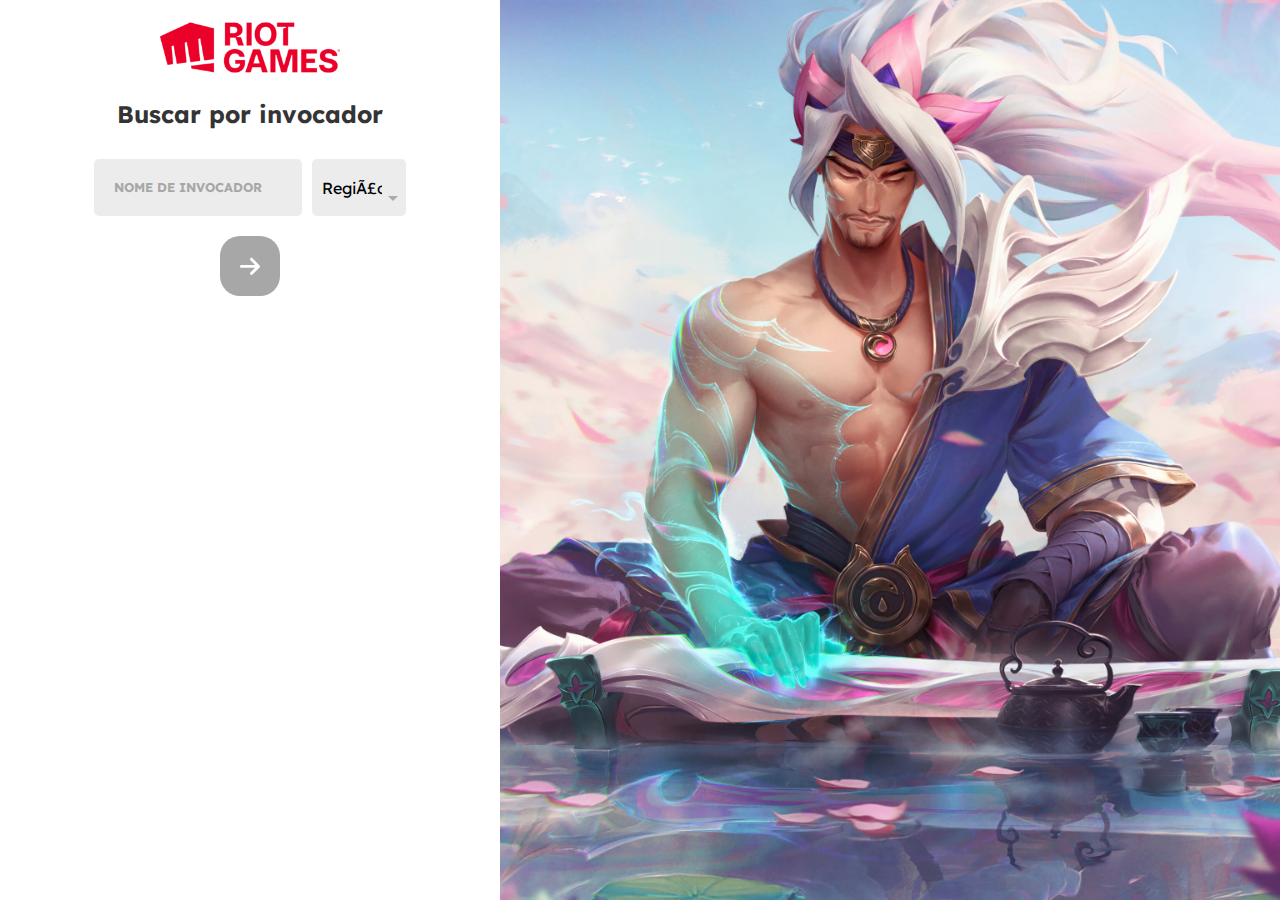
<file: pages/home/index.html>
<!DOCTYPE html>
<html lang="pt-br">

<head>
    <meta charset="UTF">
    <meta name="viewport" content="width=device-width, initial-scale=1.0">
    <link rel="stylesheet" href="./index.css">
    <script type="module" src="./index.js" defer></script>
    <link rel="stylesheet" href="https://cdnjs.cloudflare.com/ajax/libs/animate.css/4.1.1/animate.min.css" />
    <script src="./modal.js" defer></script>
    <title>Rito Gomes</title>
</head>

<body>
    <main>
        <section class="login">
            <section class="wrapper">
                <div class="img__menu">
                    <img src="../../assets/logo.png" class="login__logo">
                    <img src="../../assets/Vector (8).png" id="buttonSearch" class="login__menu">
                </div>
                <div class="login__search">
                    <h1 class="login__title">Buscar por invocador</h1>
                    <div class="div">
                        <label class="login__label">
                            <span>nome de invocador</span>
                            <input type="text" name="username" class="input">
                        </label>
                        <div class="select-dropdown">
                            <select>
                                <option value="br1">Região</option>
                                <option value="br1">BR</option>
                                <option value="eun1">EUN</option>
                                <option value="euw1">EUW</option>
                                <option value="jp1">JP</option>
                                <option value="kr">KR</option>
                                <option value="la1">LA</option>
                                <option value="la2">LA</option>
                                <option value="na1">NA</option>
                                <option value="oc1">OC</option>
                                <option value="ru">RU</option>
                                <option value="tr1">TR</option>
                            </select>
                        </div>
                    </div>
                    <button type="button" class="login__button">
                        <svg xmlns="http://www.w3.org/2000/svg" viewBox="0 0 448 512">
                            <path
                                d="M438.6 278.6l-160 160C272.4 444.9 264.2 448 256 448s-16.38-3.125-22.62-9.375c-12.5-12.5-12.5-32.75 0-45.25L338.8 288H32C14.33 288 .0016 273.7 .0016 256S14.33 224 32 224h306.8l-105.4-105.4c-12.5-12.5-12.5-32.75 0-45.25s32.75-12.5 45.25 0l160 160C451.1 245.9 451.1 266.1 438.6 278.6z" />
                        </svg>
                    </button>
                </div>
            </section>
            </div>
        </section>
        <section class="wallpaper">

        </section>
    </main>
</body>

</html>
</file>
<file: pages/home/index.css>
@import url('https://fonts.googleapis.com/css2?family=Lexend+Deca:wght@300;400;500;600;700&display=swap');

* {
  margin: 0;
  padding: 0;
  box-sizing: border-box;
  font-family: 'Lexend Deca', sans-serif;
}

ul {
  list-style: none;
}

:root {
  --white: #FFF;
  --whitesmoke: #F9F9F9;
  --light-grey: #ECECEC;
  --grey: #C4C4C4;
  --medium-grey: #A7A7A7;
  --deep-grey: #343434;
  --black: #000000;
  --blue: #1B77F3;
  --red: #CF3C3F;
  
}

body {
  width: 100vw;
  height: 100vh;
  min-width: 320px;
  overflow: hidden;
}

main {
  display: flex;
  height: 100vh;
}

.login {
  display: flex;
  flex-direction: column;
  align-items: center;
  width: 100%;
  max-width: 500px;
  padding: 20px;
}

.wrapper {
  width: 100%;
  display: flex;
  flex-direction: column;
  align-items: center;
  justify-content: center;
}

.login__menu {
  display: none;
}

.login__logo {
  width: 40%;
  min-width: 20px;
}

.login__title {
  color: var(--deep-grey);
  font-size: 1.5rem;
  margin-bottom: 30px;
}

.login__label {
  display: block;
  margin-bottom: 20px;
  width: 100%;
}

.login__search {
  display: flex;
  flex-direction: column;
  justify-content: center;
  text-align: center;
  align-items: center;
  margin-top: 20px;

}

.img__menu {
  text-align: center;
}

.input {
  width: 100%;
  background-color: var(--light-grey);
  border: 2px solid rgba(0, 0, 0, 0);
  border-radius: 5px;
  outline: none;
  font-size: 0.9em;
  padding: 25px 10px 10px;
  font-weight: 600;
  color: var(--deep-grey);
}

.login__label span {
  position: absolute;
  font-size: 0.8em;
  font-weight: 700;
  text-transform: uppercase;
  color: var(--medium-grey);
  margin: 20px;
  cursor: text;
  transition: all 200ms ease;
}

.input:focus {
  background-color: var(--whitesmoke);
  border: 2px solid var(--deep-grey);
}

.login__label .span-active {
  font-size: 0.7em;
  margin: 8px 10px;
}

.login__icons {
  display: flex;
  gap: 10px;
  width: 100%;
  margin-top: 20px;
}

.login__icons img {
  width: 20px;
}

.icons__button {
  width: 33.33%;
  display: flex;
  align-items: center;
  justify-content: center;
  height: 35px;
  border-radius: 5px;
  cursor: pointer;
  border: none;
}

.login__icons .icons__button:nth-child(1) {
  background-color: var(--blue);
}

.login__icons .icons__button:nth-child(2) {
  background-color: var(--light-grey);
}

.login__icons .icons__button:nth-child(3) {
  background-color: var(--black);
}

.login__label--checkbox {
  width: 100%;
  margin: 15px 0 50px;
  font-size: 0.9em;
  font-weight: 500;
  display: flex;
  align-items: center;
}

.input--checkbox {
  appearance: none;
  width: 20px;
  height: 20px;
  background-color: var(--light-grey);
  margin-right: 8px;
  border-radius: 3px;
}

.input--checkbox:checked {
  background-color: var(--red);
}

.input--checkbox:checked::after {
  content: "";
  display: block;
  width: 5px;
  height: 10px;
  border: 3px solid white;
  border-width: 0 3px 3px 0;
  transform: rotate(45deg);
  margin: 2px 6px;
}

.login__button {
  width: 60px;
  height: 60px;
  padding: 20px;
  display: flex;
  align-items: center;
  justify-content: center;
  background-color: var(--medium-grey);
  border-radius: 20px;
  border: none;
  cursor: pointer;
}

.login__button:hover {
  background-color: var(--red);
}

.login__button svg {
  fill: white;
}

.login__button:disabled {
  cursor: auto;
  background-color: white;
  border: 2px solid var(--light-grey);
}

.login__button:disabled svg {
  fill: var(--grey)
}

.login__link {
  font-size: 0.8em;
  text-decoration: none;
  color: var(--medium-grey);
  text-transform: uppercase;
  margin-bottom: 5px;
  font-weight: 700;
}

.wallpaper {
  width: 100%;
  height: 100%;
  background-image: url('../../assets/wallpaper.jpg');
  background-size: cover;
  background-position: center;
  flex: 1;
}

.select-dropdown,
.select-dropdown * {
  margin: 0;
  padding: 0;
  position: relative;
  box-sizing: border-box;
  border-radius: 5px;
  color: var(--deep-grey-grey);
}

.select-dropdown {
  position: relative;
  border-radius: 4px;
}

.select-dropdown select {
  font-size: 1rem;
  font-weight: normal;
  max-width: 100%;
  padding: 8px 24px 8px 10px;
  border: none;
  background-color: transparent;
  -webkit-appearance: none;
  -moz-appearance: none;
  appearance: none;
  height: 57px;
  width: 94px;
  background-color: var(--light-grey);
  margin-left: 10px;
}

.select-dropdown select:active,
.select-dropdown select:focus {
  outline: none;
  box-shadow: none;
}

.select-dropdown:after {
  content: "";
  position: absolute;
  top: 50%;
  right: 8px;
  width: 0;
  height: 0;
  margin-top: -2px;
  border-top: 5px solid #aaa;
  border-right: 5px solid transparent;
  border-left: 5px solid transparent;
}

.modal {
  display: flex;
  flex-direction: column;
  width: 40%;
  padding: 20px;
  border-radius: 8px;
  background-color: var(--white);
  margin: auto;
  box-shadow: rgba(149, 157, 165, 0.2) 0px 8px 24px;
  margin-top: 15%;
  opacity: 85%;
  min-width: 520px;
}

.modal__perfil {
  display: flex;
  flex-direction: row;
  justify-content: space-between;
}

.modal__perfil__img {
  gap: 1rem;
  width: 100px;
  height: 100px;
  align-items: center;
  display: flex;
  justify-content: center;
  flex-direction: column;
}

.modal__img {
  width: 100%;
  border-radius: 5px;
  margin-top: -65px;
}

.modal__level {
  padding: 5px 10px;
  font-size: 15px;
  border-radius: 10px;
  color: rgb(255, 255, 255);
  background-color: rgb(32, 45, 55);
  font-family: Roboto, sans-serif;
  margin-top: -25px;
  text-align: center;
  width: 70px;
}

.modal__nick {
  font-size: 30px;
  text-align: center;
}

.modal__card {
  display: flex;
  flex-direction: row;
  margin-top: -40px;
}

.modal__description {
  display: flex;
  flex-direction: column;
  width: 100%;
  align-items: center;
  margin: 50px 0;
}

.modal__rank {
  display: flex;
  flex-direction: column;
  justify-content: center;
  align-items: center;
  text-align: center;
  width: 200px;
}

.modal__rank__title {
  font-size: 22px;
  margin-bottom: 15px;
}

.modal__rank__img {
  width: 125px;
  margin-top: -65px;
}

.modal__rank__points {
  font-size: 15px;
  margin-top: 10px;
}

.modal__champions {
  display: flex;
  flex-direction: column;
}

.modal__champions__title {
  font-size: 22px;
  text-align: center;
  margin-bottom: 20px;
}

.modal__champions__ul {
  display: flex;
  flex-direction: row;
  justify-content: center;
  margin-top: 15px;
}

.champions {
  display: flex;
  flex-direction: row;
  align-items: center;
  justify-content: center;
  gap: 3rem;
}

.champions {
  display: flex;
  flex-direction: row;
  align-items: center;
  justify-content: center;
  gap: 3rem;
  margin-top: 1rem;
}

.modal__champions__li {
  display: flex;
  flex-direction: column;
  justify-content: center;
  align-items: center;
  gap: 5px;
  margin-right: 10px;
}

.modal__champions__img {
  width: 70px;
  height: 70px;
  border-radius: 10px;
}

.modal__champions__maestry {
  padding: 5px 10px;
  font-size: 15px;
  border-radius: 10px;
  color: rgb(255, 255, 255);
  background-color: rgb(32, 45, 55);
  font-family: Roboto, sans-serif;
  text-align: center;
  margin: -11px 2px 0 2px;
  width: 70px;
}

.modal__winrate {
  display: flex;
  flex-direction: column;
}

.modal__winrate__title {
  font-size: 22px;
  text-align: center;
  margin-bottom: 5px;
  margin-top: 20px;
}

.modal__winrate__p {
  width: 110px;
  height: 110px;
  border: 3px solid var(--deep-grey);
  border-radius: 100%;
  align-items: center;
  text-align: center;
  font-size: 38px;
  margin-top: 10px;
  padding-top: 28px;
}

.div {
  display: flex;
  flex-direction: row;
}

@media(max-width:1221px) {
  main {
    display: flex;
    flex-direction: column;
  }

  .img__menu {
    display: none;
  }

  .login {
    max-width: 100%;
    height: 10%;
    min-height: 100px;
  }

  .login__logo {
    width: 100px;
  }

  .login__label span {
    font-size: 10px;
  }

  .login__label {
    margin-bottom: 6px;
  }

  .abrir {
    display: flex;
  }

  .text__white {
    text-decoration-color: var(--white);
  }

  .login__menu {
    width: 22px;
    height: 18px;
    display: flex;
  }

  .login__button {
    margin-top: -8px;
    margin-left: 15px;
  }

  .login__search {
    flex-direction: row;
    padding: 20px;
    background-color: white;
    opacity: 85%;
    border-radius: 10px;
    margin-top: -25px;
  }

  .login__title {
    margin-bottom: 10px;
    display: none;
  }

  .wallpaper {
    background: none;
    margin: 0;
    height: 100vh;
    background-image: url(../../assets/wallpaper.jpg);
    background-size: cover;
    background-position: center;
    flex: 1;
  }

  .select-dropdown:after {
    position: absolute;
    top: 50%;
    right: 15%;
  }

  .modal {
    display: flex;
    flex-direction: column;
    width: 40%;
    padding: 20px;
    border-radius: 8px;
    background-color: var(--white);
    margin: auto;
    box-shadow: rgb(149 157 165 / 20%) 0px 8px 24px;
    opacity: 85%;
    min-width: 310px;
    margin-top: 40px;
    margin-bottom: 500px;
  }

  .modal__rank__title {
    font-size: 10px;
    margin-bottom: 15px;
    width: 100px;
  }

  .modal__winrate__p {
    width: 70px;
    height: 70px;
    font-size: 20px;
    padding-top: 20px;
  }

  .modal__winrate__title {
    font-size: 12px;
  }

  .modal__champions__title {
    font-size: 20px;
    margin-bottom: 20px;
  }

  .modal__champions__ul {
    margin-bottom: 20px;
  }

  .modal__rank__img {
    visibility: hidden;
    margin-left: -200px;
  }

  .modal__winrate {
    flex-direction: row;
    justify-content: center;
    text-align: center;
    align-items: center;
  }

  .modal__winrate__title {
    font-size: 18px;
    margin-right: 10px;
    padding-top: 10px;
  }
}
</file>
